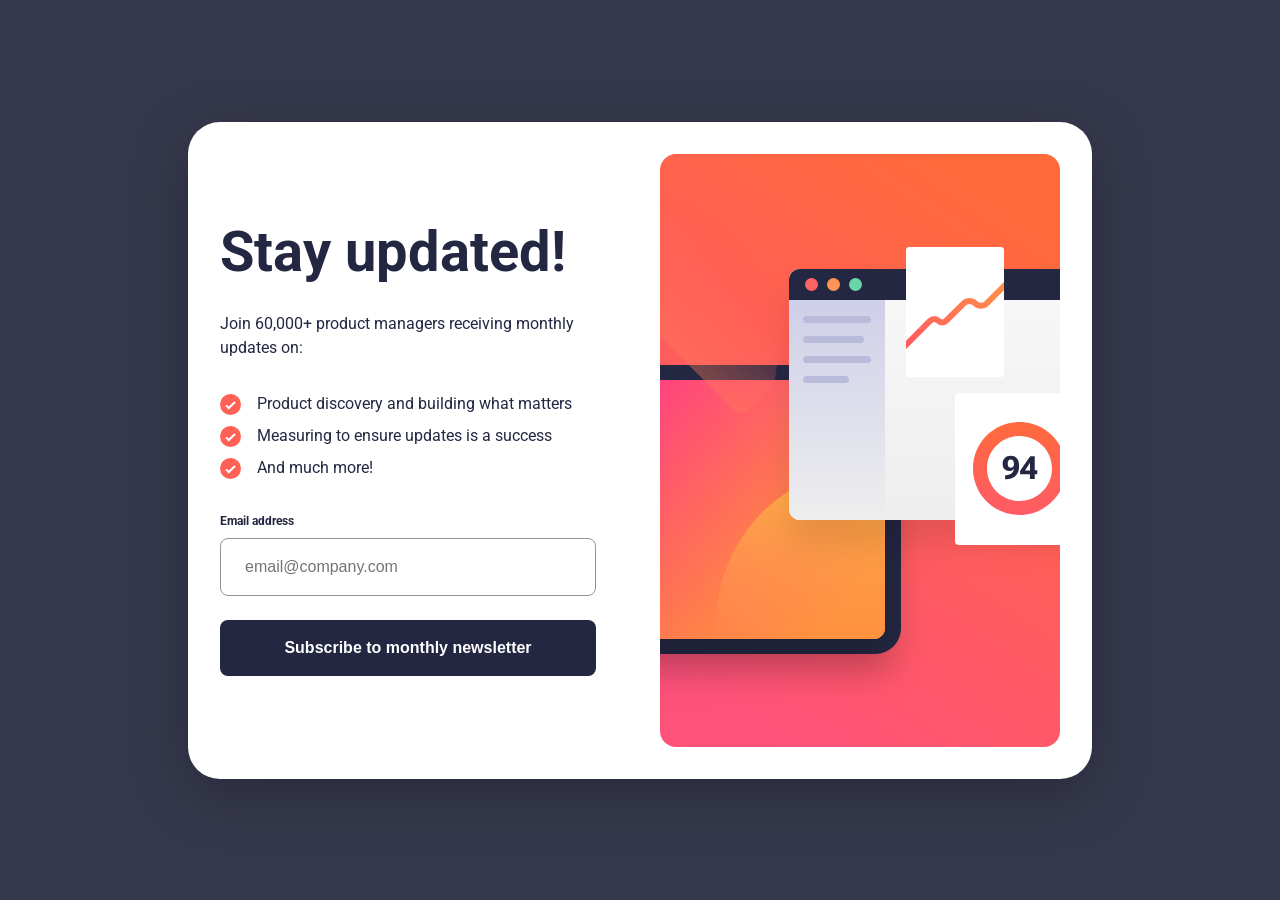
<file: index.html>
<!DOCTYPE html>
<html lang="en">
<head>
    <meta charset="UTF-8">
    <meta name="viewport" content="width=device-width, initial-scale=1.0">
    <link rel="icon" type="image/png" href="../public/images/favicon-32x32.png">
    <link rel="stylesheet" href="style.css">
    <link rel="stylesheet" href="variable.css">
    <link rel="stylesheet" href="rwd.css">
    <title>Newsletter subscription</title>
</head>
<body>
    <main class="container">
        <h1 class="visually-hidden">Newsletter subscription</h1>
        <!-- subscription -->
        <article class="card">
            <section class="text-container">
                <header class="card-header">
                    <h2 class="card-title text-1 bold blue-800">Stay updated!</h2>
                    <p class="card-text text-2 regular blue-800">Join 60,000+ product managers receiving monthly updates on:</p>
                </header>
                <ul class="card-list">
                    <li class="card-list-item">
                        <img src="./public/images/icon-list.svg" alt="icon-list">
                        <p class="card-list-text text-2 regular blue-800">Product discovery and building what matters</p>
                    </li>
                    <li class="card-list-item">
                        <img src="./public/images/icon-list.svg" alt="icon-list">
                        <p class="card-list-text text-2 regular blue-800">Measuring to ensure updates is a success</p>
                    </li>
                    <li class="card-list-item">
                        <img src="./public/images/icon-list.svg" alt="icon-list">
                        <p class="card-list-text text-2 regular blue-800">And much more!</p>
                    </li>
                </ul>
                <form action="" id="form" novalidate>
                    <div class="form-group">
                        <div class="email-section">
                            <label for="email" class="text-3 bold blue-800">Email address</label>
                            <span class="error-message text-3 bold red hidden">Vaild email required</span>
                        </div>
                        <input type="email" id="email" name="email" placeholder="email@company.com" class="email-input text-2 regular blue-800" required autocomplete="off">
                    </div>
                    <button type="submit" class="card-button text-2 bold">Subscribe to monthly newsletter</button>
                </form>
            </section>
            <section class="image-container">
            </section>            
        </article>
        <!-- success -->
        <article id="success" class="success hidden">
            <img src="./public/images/icon-success.svg" alt="icon-success" class="success-icon">
            <h2 class="success-title text-1 bold blue-800">Thanks for subscribing!</h2>
            <p class="success-text text-2 regular blue-800">A confirmation mail has been sent to <span class="success-email red bold" id="success-email">test@gmail.com</span>
                Please open it and click the button inside to confirm your subscription.
            </p>
            <button class="dismiss-button text-2 bold white" id="dismiss-button">Dismiss message</button>
        </article>
    </main>
    <script src="script.js"></script>
</body>
</html>
</file>
<file: style.css>
/* global */
* {
    padding: 0;
    margin: 0;
    box-sizing: border-box;
}

a {
    text-decoration: none;
    color: inherit;
}

li {
    list-style: none;
}

input {
    outline: none;
}

body {
    display: flex;
    justify-content: center;
    align-items: center;
    min-height: 100vh;
    background-color: var(--blue-700);
    font-family: 'Roboto', sans-serif;
}


/* card */
.card {
    display: flex;
    flex-direction: row;
    justify-content: center;
    align-items: center;
    gap: 4rem;
    overflow: hidden;
    padding: 2rem;
    border-radius: 2rem;
    background-color: var(--white);
    box-shadow: 0px 15px 60px rgba(0, 0, 0, 0.25);
}

.image-container {
    width: 400px;
    height: 593px;
    background-image: url(./public/images/illustration-sign-up-desktop.svg);
    background-repeat: no-repeat;
    background-position: 0 0;
    background-size: auto;
    overflow: hidden;
}


/* text-container */

.text-container {
    display: flex;
    flex-direction: column;
    gap: 2rem;
    width: 376px;
}

/* card-header */

.card-header {
    display: flex;
    flex-direction: column;
    gap: 2rem;
    width: 100%;
}


/* card-list */

.card-list {
    display: flex;
    flex-direction: column;
    gap: 0.5rem;
}

.card-list-item {
    display: flex;
    flex-direction: row;
    align-items: center;
    gap: 1rem;
}


/* card form */
#form {
    display: flex;
    flex-direction: column;
    gap: 1.5rem;
}

.form-group {
    display: flex;
    flex-direction: column;
    gap: 0.5rem;
}


.email-section {
    display: flex;
    flex-direction: row;
    justify-content: space-between;
    align-items: center;
}

.email-input {
    padding: 1rem 1.5rem;
    border-radius: 0.5rem;
    border: 1px solid var(--grey);
    color: var(--blue-800);
}

.email-input:placeholder {
    font-size: 12px;
    line-height: 1.5;
    letter-spacing: 0px;
    color: var(--grey);
}

.email-input:focus {
    border: 1px solid dodgerblue;
}


.card-button {
    display: flex;
    justify-content: center;
    align-items: center;
    padding: 1rem 4em;
    border-radius: 0.5rem;
    background-color: var(--blue-800);
    border: none;
    color: var(--white);
    cursor: pointer;
}

/* success */
.success {
    display: flex;
    flex-direction: column;
    gap: 2rem;
    width: 504px;
    height: 520px;
    padding: 4rem;
    border-radius: 2.25rem;
    background-color: var(--white);
    box-shadow: 0px 15px 60px rgba(0, 0, 0, 0.25);
}

.success-icon {
    width: 4rem;
    height: 4rem;
    object-fit: cover;
}

/* error */
.error {
    background-color: #FFE7E6;
    border: 1px solid var(--red);
    color: var(--red);
}

.error::placeholder {
  color: var(--red);
  opacity: 1; /* Safari 可能需要這個才能正確顯示顏色 */
}


.dismiss-button {
    display: flex;
    justify-content: center;
    align-items: center;
    padding: 1rem 4em;
    border-radius: 0.5rem;
    background-color: var(--blue-800);
    border: none;
    color: var(--white);
    transition: all ease-out 0.2s;
}

.dismiss-button:hover {
    background: linear-gradient(#FF6A3A, #ff527b);
}

/* hidden */
.hidden {
    display: none;
}
</file>
<file: variable.css>
@import url('https://fonts.googleapis.com/css2?family=Roboto:ital,wght@0,100..900;1,100..900&display=swap');

/* color */
:root {
    --white: #fff;
    --grey: #949494;
    --blue-800: #242742;
    --blue-700: #36384D;
    --red: #ff6155;
    --gradient: ;
}

.white {
    color: var(--white);
}

.grey {
    color: var(--grey);
}

.blue-800 {
    color: var(--blue-800);
}

.blue-700 {
    color: var(--blue-700);
}

.red {
    color: var(--red);
}

.gradient {
    background: var(--gradient);
}

/* typography */

.bold {
    font-weight: bold;
}

.regular {
    font-weight: normal;
}

.text-1 {
    font-size: 56px;
    line-height: 1;
    letter-spacing: 0px;
}

.text-1-mobile {
    font-size: 88px;
    line-height: 1;
    letter-spacing: 0px;
}

.text-2 {
    font-size: 16px;
    line-height: 1.5;
    letter-spacing: 0px;
}

.text-3 {
    font-size: 12px;
    line-height: 1.5;
    letter-spacing: 0px;
}

.visually-hidden {
    position: absolute;
    width: 1px;
    height: 1px;
    padding: 0;
    margin: -1px;
    overflow: hidden;
    clip: rect(0, 0, 0, 0);
    white-space: nowrap;
    border-width: 0;
}
</file>
<file: rwd.css>
@media (max-width: 768px) {
    .card {
        flex-direction: column;
        gap: 2.5rem;
        width: 608px;
        padding: 2.5rem;
    }
    .image-container {
        order: -1; /* ✅ 排到最上層 */
        width: 528px;
        height: 358px ;
        background-size: cover;
        background-repeat: no-repeat;
        background-position: center;
        border-radius: 0.5rem;
    }
}

@media (max-width: 375px) {
    .card {
        width: 100%;
        padding: 1rem;
        border-radius: 0;
    }
    .image-container{
        width: 100%;
        max-height: 284px;
        border-start-start-radius: 0px;
        border-end-end-radius: 0.5rem;
    }
    .card-title {
        font-size: 40px;
        line-height: 1;
    }
    .text-container {
        max-width: 326px;
    }
}
</file>
